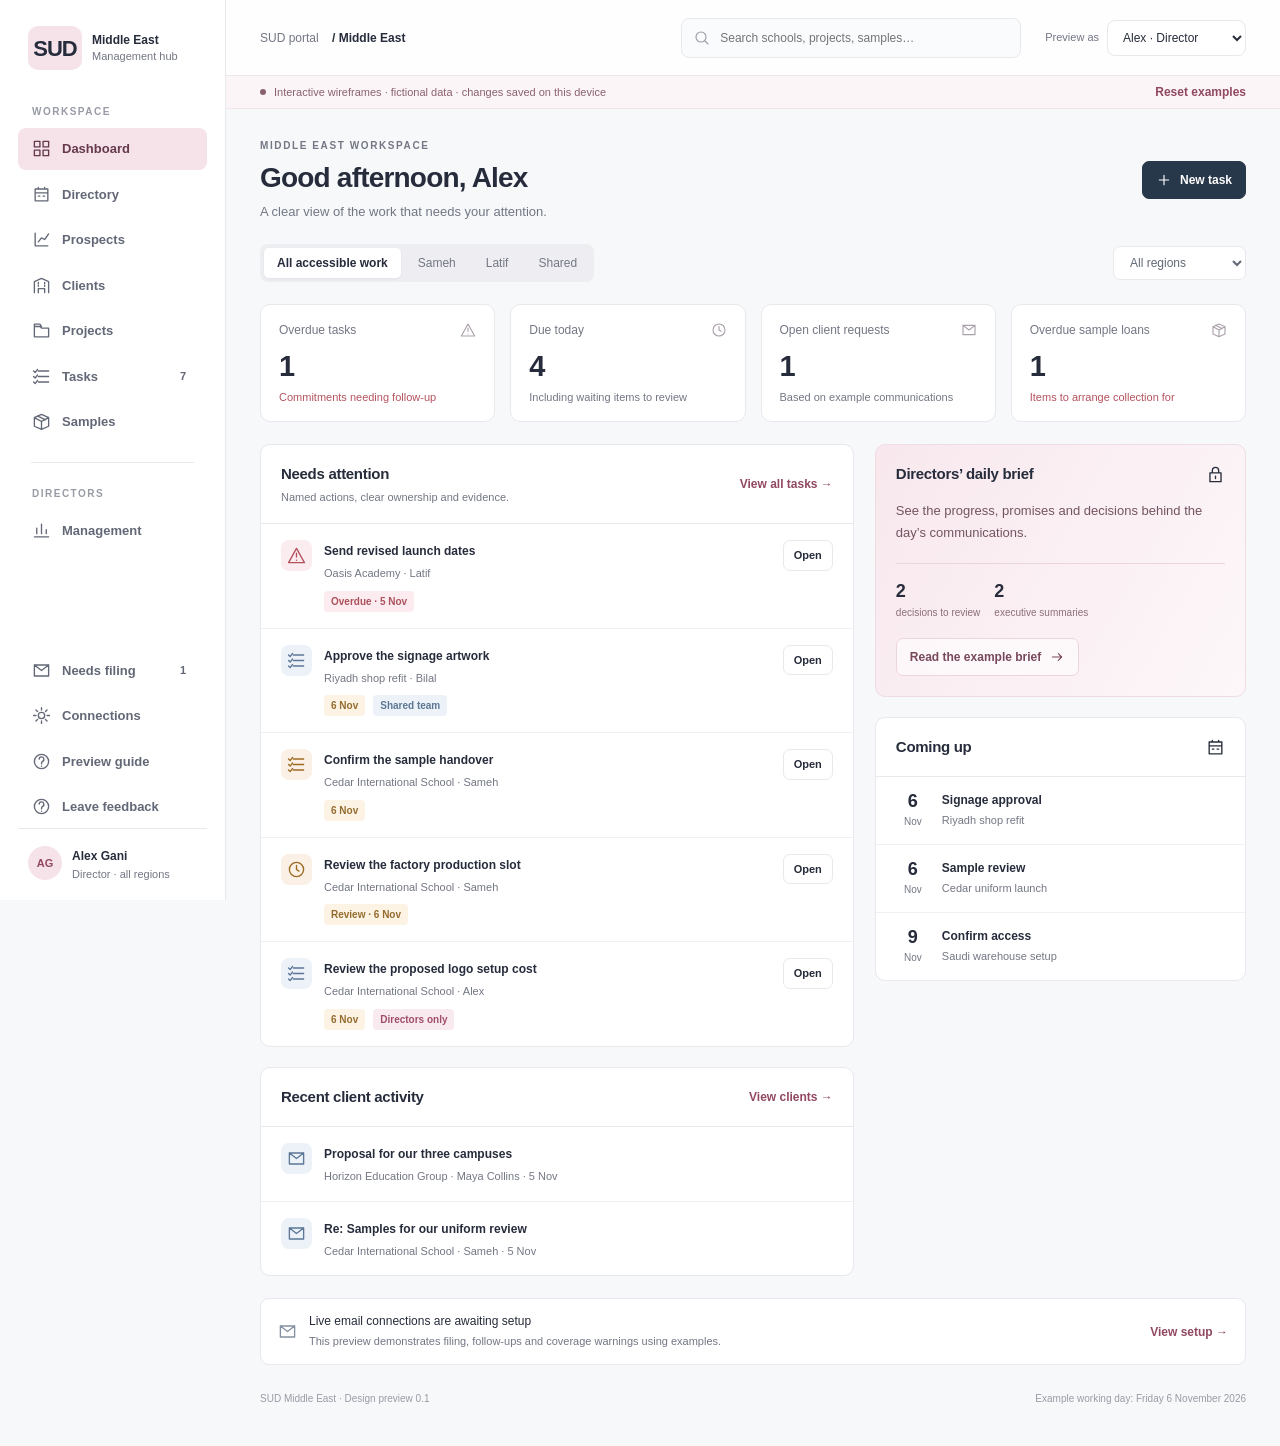
<file: index.html>
<!doctype html>
<html lang="en">
<head>
  <meta charset="utf-8"><meta name="viewport" content="width=device-width,initial-scale=1">
  <meta name="theme-color" content="#f8f5f5"><meta name="description" content="SUD Middle East Management Hub — interactive design preview with fictional data.">
  <title>SUD · Middle East Management Hub</title>
  <link rel="icon" href="data:image/svg+xml,%3Csvg xmlns='http://www.w3.org/2000/svg' viewBox='0 0 40 40'%3E%3Crect width='40' height='40' rx='10' fill='%23e9bac8'/%3E%3Ctext x='20' y='27' font-family='Arial' font-size='23' text-anchor='middle' fill='%232b2f3a'%3ES%3C/text%3E%3C/svg%3E">
  <link rel="stylesheet" href="styles.css">
</head>
<body>
  <a class="skip" href="#main">Skip to content</a>
  <div id="app"></div>
  <div id="overlay-root"></div>
  <div id="toast" role="status" aria-live="polite"></div>
  <noscript>This interactive preview requires JavaScript. It contains only fictional demonstration data.</noscript>
  <script type="module" src="app.mjs"></script>
</body>
</html>
</file>
<file: styles.css>
:root{--ink:#262c3b;--muted:#737784;--faint:#989ba5;--line:#e8e8ed;--paper:#fff;--canvas:#f7f8fa;--pink:#f5e3e9;--pink-ink:#914862;--rose:#c2748f;--green:#267e68;--amber:#9d6a23;--red:#b4525e;--navy:#28384b;--shadow:0 12px 45px #17233112}
*{box-sizing:border-box}body{margin:0;color:var(--ink);background:var(--canvas);font:14px/1.5 'Segoe UI',Arial,sans-serif}button,input,select,textarea{font:inherit}button,a,input,select,textarea{-webkit-tap-highlight-color:transparent}button{cursor:pointer}button:disabled{cursor:default;opacity:.5}button:focus-visible,a:focus-visible,input:focus-visible,select:focus-visible,textarea:focus-visible{outline:3px solid #c7799590;outline-offset:3px}a{color:inherit;text-decoration:none}button{color:inherit}h1,h2,h3,h4,p{margin:0}h1{font-size:28px;line-height:1.25;letter-spacing:-.8px;font-weight:650}h2{font-size:18px;letter-spacing:-.3px;font-weight:650}h3{font-size:15px;font-weight:650}small{font-size:12px}svg{display:block}.icon{width:19px;height:19px;flex-shrink:0;stroke:currentColor;fill:none;stroke-width:1.7;stroke-linecap:round;stroke-linejoin:round}.skip{position:fixed;top:-80px;left:20px;background:white;padding:12px;z-index:100}.skip:focus{top:10px}
.shell{min-height:100vh;display:grid;grid-template-columns:226px minmax(0,1fr)}.sidebar{height:100vh;position:sticky;top:0;background:#fff;border-right:1px solid var(--line);display:flex;flex-direction:column;padding:26px 18px 18px;z-index:20}.brand{display:flex;gap:10px;align-items:center;padding:0 10px 28px}.brand-mark{font-size:22px;font-weight:800;letter-spacing:-1px;background:var(--pink);border-radius:10px;width:54px;height:44px;display:grid;place-items:center}.brand-name{font-size:12px;line-height:1.4;font-weight:650}.brand-name span{display:block;font-weight:400;color:var(--muted);font-size:11px}.nav-title{color:var(--faint);font-size:10px;letter-spacing:1.5px;text-transform:uppercase;padding:6px 14px 9px;font-weight:700}.nav{display:flex;flex-direction:column;gap:4px}.nav a{display:flex;align-items:center;gap:11px;padding:11px 14px;color:#636877;border-radius:8px;font-weight:550;font-size:13px}.nav a:hover{background:#f7f7f9}.nav a.active{background:var(--pink);color:#66394c}.nav a .nav-count{margin-left:auto;background:#fff9;padding:0 7px;border-radius:4px;font-size:11px}.nav-divider{border-top:1px solid var(--line);margin:19px 13px 17px}.sidebar-bottom{margin-top:auto;padding-top:24px}.preview-info{margin:0 4px 14px;border:1px solid var(--line);border-radius:10px;padding:14px;font-size:11px;color:var(--muted)}.preview-info strong{color:var(--ink);display:block;font-size:12px;margin-bottom:5px}.profile{border-top:1px solid var(--line);padding:16px 10px 0;display:flex;align-items:center;gap:10px}.avatar{display:inline-grid;place-items:center;width:34px;height:34px;border-radius:50%;background:#eef0f4;color:#677187;font-size:11px;font-weight:650;flex-shrink:0}.avatar.rose{background:var(--pink);color:var(--pink-ink)}.profile .meta{font-size:11px;color:var(--muted)}.workspace{min-width:0}.topbar{height:76px;border-bottom:1px solid var(--line);background:#ffffffee;display:flex;align-items:center;padding:0 34px;gap:24px}.crumb{font-size:12px;color:var(--muted);white-space:nowrap}.crumb span{color:var(--ink);font-weight:600;margin-left:10px}.searchbox{position:relative;max-width:340px;flex:1;margin-left:auto}.searchbox .icon{position:absolute;left:13px;top:12px;color:var(--faint);width:16px;height:16px}.searchbox input{width:100%;padding:10px 13px 10px 38px;border:1px solid var(--line);border-radius:8px;background:#fafbfc;font-size:12px}.role-switch{display:flex;align-items:center;gap:8px}.role-switch label{color:var(--muted);font-size:11px}.role-switch select{border:1px solid var(--line);background:#fff;border-radius:8px;padding:9px 30px 9px 11px;font-size:12px;color:var(--ink)}.mobile-menu{display:none}.demo-strip{background:#fcf5f7;border-bottom:1px solid #f0e5e9;color:#8a6171;display:flex;align-items:center;justify-content:space-between;padding:7px 34px;font-size:11px;gap:12px}.demo-strip .demo-label{display:flex;gap:8px;align-items:center}.dot{display:inline-block;width:6px;height:6px;border-radius:50%;background:currentColor}.text-btn{border:0;background:none;padding:0;color:var(--pink-ink);font-size:12px;font-weight:600}.text-btn:hover{text-decoration:underline}.page{padding:29px 34px 40px;max-width:1650px;margin:auto}.page-head{display:flex;justify-content:space-between;align-items:center;gap:20px;margin-bottom:22px}.page-head p{color:var(--muted);margin-top:7px;font-size:13px}.eyebrow{color:var(--muted);font-size:10px;letter-spacing:1.6px;text-transform:uppercase;font-weight:700;margin-bottom:7px}.head-actions{display:flex;gap:9px;align-items:center;flex-shrink:0}.button{display:inline-flex;align-items:center;justify-content:center;gap:8px;border:1px solid var(--line);border-radius:7px;padding:9px 13px;background:#fff;font-size:12px;font-weight:600;min-height:38px;white-space:nowrap}.button:hover{background:#f5f5f8;border-color:#d8dae2}.button.primary{background:var(--navy);color:#fff;border-color:var(--navy)}.button.primary:hover{background:#17273b}.button.soft{background:var(--pink);color:#75475a;border-color:var(--pink)}.button.small{padding:6px 10px;min-height:30px;font-size:11px}.button.danger{color:var(--red)}.button .icon{width:16px;height:16px}.icon-button{border:1px solid var(--line);border-radius:7px;background:white;padding:8px;display:grid;place-items:center}.filters{display:flex;justify-content:space-between;align-items:center;gap:16px;margin-bottom:22px}.segments{display:flex;gap:4px;padding:4px;background:#eeeef2;border-radius:8px;max-width:100%;overflow:auto}.segments button{padding:6px 13px;background:none;border:0;border-radius:5px;white-space:nowrap;color:var(--muted);font-size:12px}.segments button.active{color:var(--ink);background:#fff;box-shadow:0 1px 3px #0000000d;font-weight:600}.filter-select{border:1px solid var(--line);background:#fff;border-radius:7px;padding:8px 30px 8px 12px;font-size:12px;color:#626977;max-width:100%}.filter-tools{display:flex;gap:9px;align-items:center}.muted{color:var(--muted)}.small-text{font-size:12px}.stats{display:grid;grid-template-columns:repeat(4,minmax(0,1fr));gap:15px;margin-bottom:22px}.stat{border:1px solid var(--line);background:#fff;border-radius:10px;padding:16px 18px;text-align:left;display:block}.stat:hover{border-color:#d4bac4}.stat .stat-label{font-size:12px;color:var(--muted);display:flex;justify-content:space-between;align-items:center;gap:8px}.stat .stat-label .icon{width:16px;height:16px;color:#aaa1aa}.stat .value{font-size:29px;font-weight:600;letter-spacing:-1px;line-height:1.25;margin-top:9px}.stat .caption{font-size:11px;color:var(--muted);margin-top:5px}.stat .caption.alert{color:var(--red)}.dashboard-grid{display:grid;grid-template-columns:minmax(0,1.6fr) minmax(260px,1fr);gap:21px}.stack{display:flex;flex-direction:column;gap:20px}.card{background:white;border:1px solid var(--line);border-radius:10px;overflow:hidden}.card-head{display:flex;align-items:center;justify-content:space-between;gap:16px;padding:18px 20px;border-bottom:1px solid var(--line)}.card-head h2{font-size:15px}.card-head p{font-size:11px;color:var(--muted);margin-top:3px}.card-body{padding:20px}.attention-row{padding:16px 20px;display:flex;gap:12px;border-bottom:1px solid #f0f0f4;align-items:flex-start}.attention-row:last-child{border-bottom:0}.attention-icon{width:31px;height:31px;background:#faf0e5;color:var(--amber);border-radius:8px;display:grid;place-items:center;flex-shrink:0}.attention-icon.rose{background:#faecef;color:var(--red)}.attention-icon.blue{background:#edf2f9;color:#5c7696}.attention-row .title{font-weight:600;font-size:13px}.attention-row .detail{font-size:11px;color:var(--muted);margin-top:4px}.attention-row .row-main{flex:1;min-width:0}.row-bottom{display:flex;align-items:center;gap:8px;margin-top:9px;flex-wrap:wrap}.row-end{display:flex;align-items:center;gap:8px}.tag{display:inline-flex;align-items:center;gap:5px;font-size:10px;font-weight:550;padding:3px 7px;border-radius:4px;background:#f2f3f6;color:#727789;white-space:nowrap}.tag.rose{color:#a04d68;background:#f9eaf0}.tag.red{color:#ac525e;background:#fcecef}.tag.amber{color:#956b2d;background:#fcf3e5}.tag.green{color:#337e6d;background:#eaf5f0}.tag.blue{color:#5b7694;background:#edf2f9}.tag.violet{color:#836c9d;background:#f1edf7}.tag .icon{height:11px;width:11px}.summary-card{background:linear-gradient(120deg,#f8e8ed,#fdf7f9);border-color:#efdce4}.summary-card .card-head{border:0;padding-bottom:0}.summary-card .card-body{padding-top:14px}.summary-card .intro{font-size:13px;line-height:1.7;color:#735462}.summary-card .button{margin-top:18px;background:#fff9;border-color:#edd5df;color:#78485c}.summary-mini{display:flex;gap:14px;border-top:1px solid #ead5df;margin-top:19px;padding-top:14px}.summary-mini strong{font-size:18px;font-weight:600}.summary-mini span{display:block;font-size:10px;color:#8c6e7b}.timeline-row{display:flex;gap:12px;padding:14px 20px;border-bottom:1px solid #f0f0f4}.timeline-row:last-child{border:0}.timeline-row .date-box{width:34px;flex-shrink:0;text-align:center;font-size:10px;color:var(--muted);line-height:1.2}.date-box strong{display:block;font-size:18px;font-weight:600;color:var(--ink);margin-bottom:3px}.timeline-row p{font-size:12px;font-weight:550}.timeline-row small{color:var(--muted);font-size:11px}.connection-strip{display:flex;gap:12px;align-items:center;border:1px solid var(--line);border-radius:9px;padding:13px 17px;margin-top:22px;background:#fff}.connection-strip .icon{color:#8590a1}.connection-strip p{font-size:12px}.connection-strip span{font-size:11px;color:var(--muted)}.connection-strip .text-btn{margin-left:auto;white-space:nowrap}.table-wrap{overflow:auto}.table{border-collapse:collapse;width:100%;font-size:12px}.table th{text-align:left;padding:12px 18px;color:var(--muted);font-size:10px;font-weight:600;background:#fcfcfd;border-bottom:1px solid var(--line);white-space:nowrap}.table td{padding:15px 18px;border-bottom:1px solid #eeeef2;vertical-align:middle}.table tr:last-child td{border-bottom:0}.table tbody tr:hover{background:#fdfafb}.entity{display:flex;gap:11px;align-items:center}.entity-icon{display:grid;place-items:center;width:38px;height:38px;border-radius:9px;background:#f3e8ec;color:#9e697d;font-size:11px;font-weight:650;flex-shrink:0}.entity-icon.blue{background:#e8edf5;color:#6b819e}.entity-icon.violet{background:#eee9f4;color:#8c74a0}.entity-icon.mint{background:#e9f1ed;color:#6c917e}.entity-icon.sand{background:#f7efdf;color:#a38a58}.entity-name{font-size:12px;font-weight:600;text-align:left;border:0;background:none;padding:0;line-height:1.4}.entity-name:hover{color:var(--pink-ink)}.entity-meta{font-size:11px;color:var(--muted);margin-top:4px}.table-footer{padding:13px 18px;font-size:11px;color:var(--muted);border-top:1px solid var(--line)}.empty{text-align:center;padding:45px 20px;color:var(--muted)}.empty .icon{width:30px;height:30px;margin:0 auto 12px;color:#b1a0aa}.empty h3{color:#515969;margin-bottom:5px}.empty p{font-size:12px;margin:0 auto 16px;max-width:400px}.list-search{border:1px solid var(--line);border-radius:7px;padding:9px 12px;font-size:12px;width:260px;max-width:100%;background:#fff}.board{display:grid;grid-template-columns:repeat(5,minmax(210px,1fr));gap:13px;overflow-x:auto;padding-bottom:10px}.board-column{background:#f0f1f5;border-radius:10px;min-height:330px;padding:13px}.board-title{display:flex;justify-content:space-between;align-items:center;padding:0 3px 13px;font-size:11px;font-weight:600}.board-count{background:white;padding:1px 6px;border-radius:4px;color:var(--muted)}.opportunity{background:white;border:1px solid var(--line);border-radius:8px;padding:15px;margin-bottom:11px;cursor:pointer;text-align:left;width:100%}.opportunity:hover{border-color:#cfaabb;transform:translateY(-1px)}.opportunity h3{font-size:12px;margin:10px 0 5px;line-height:1.5}.opportunity .scope{font-size:11px;color:var(--muted)}.opportunity .money{font-size:15px;font-weight:600;margin:17px 0 12px}.opportunity .next{border-top:1px solid var(--line);padding-top:12px;font-size:11px;color:var(--muted)}.opportunity .due{display:flex;justify-content:space-between;align-items:center;margin-top:12px}.project-grid{display:grid;grid-template-columns:repeat(3,minmax(0,1fr));gap:18px}.project-card{padding:22px}.project-card .project-top{display:flex;justify-content:space-between;margin-bottom:20px}.project-card h3{font-size:16px;margin-bottom:6px}.project-card p{font-size:12px;color:var(--muted);min-height:56px}.project-card .next-box{background:#f8f8fa;border-radius:7px;padding:12px;margin:18px 0}.next-box span{color:var(--muted);display:block;font-size:10px;margin-bottom:4px}.next-box strong{font-size:12px;font-weight:550}.project-card .footer{display:flex;justify-content:space-between;align-items:center;font-size:11px}.products{display:grid;grid-template-columns:repeat(4,minmax(0,1fr));gap:18px}.product-card{background:white;border:1px solid var(--line);border-radius:10px;overflow:hidden;text-align:left;padding:0;width:100%;cursor:pointer}.product-card:hover{border-color:#d1a9b9;box-shadow:0 5px 22px #33334408}.product-art{height:170px;background:radial-gradient(ellipse at 50% 40%,#fafbfc,#eef0f4);display:grid;place-items:center;position:relative}.garment{height:128px;width:132px;filter:drop-shadow(0 7px 6px #18243612)}.product-art .tag{position:absolute;left:13px;top:13px;background:#ffffffcf}.product-body{padding:16px}.product-ref{color:var(--muted);font-size:10px;letter-spacing:.6px}.product-body h3{font-size:13px;margin-top:5px}.product-body .variant{font-size:11px;color:var(--muted);margin:6px 0 15px}.product-stock{display:flex;justify-content:space-between;border-top:1px solid var(--line);padding-top:11px;font-size:11px}.product-stock strong{color:var(--green);font-weight:550}.product-stock span{color:var(--muted)}.loans-list{margin-top:23px}.page-tabs{display:flex;gap:20px;border-bottom:1px solid var(--line);margin-bottom:22px}.page-tabs button{border:0;background:none;color:var(--muted);padding:12px 1px;border-bottom:2px solid transparent;font-size:12px;font-weight:550}.page-tabs button.active{color:var(--pink-ink);border-color:var(--rose)}.coverage{display:flex;align-items:flex-start;gap:12px;background:#fcf6e9;border:1px solid #f1e8cf;border-radius:8px;padding:14px 17px;color:#8b6d38;font-size:12px;margin-bottom:22px}.coverage .icon{flex-shrink:0}.coverage small{display:block;font-size:11px;color:#9c835b;margin-top:3px}.management-grid{display:grid;grid-template-columns:1fr 1fr;gap:21px}.digest{padding:21px}.digest .person{display:flex;gap:12px;align-items:center;padding-bottom:19px;margin-bottom:16px;border-bottom:1px solid var(--line)}.digest-section{margin:18px 0}.digest-section h4{font-size:10px;font-weight:600;letter-spacing:.8px;text-transform:uppercase;color:var(--muted);margin-bottom:8px}.digest-section li{font-size:12px;line-height:1.7;margin-bottom:9px}.digest-section ul{padding-left:17px;margin:0}.evidence{color:var(--pink-ink);font-size:11px;border:0;background:none;padding:0;cursor:pointer}.digest-foot{font-size:10px;color:var(--muted);border-top:1px solid var(--line);padding-top:14px;margin-top:18px}.mailbox-status{color:var(--muted);font-size:11px}.settings-grid{display:grid;grid-template-columns:minmax(0,2fr) minmax(250px,1fr);gap:22px}.settings-aside{font-size:12px;color:var(--muted)}.settings-aside ol{padding-left:18px;margin:15px 0}.settings-aside li{margin-bottom:13px;line-height:1.7}.settings-aside h3{color:var(--ink);margin-bottom:10px}.queue-card{padding:20px;display:flex;gap:16px;align-items:flex-start;margin-bottom:13px}.queue-card .queue-body{flex:1}.queue-card h3{margin-bottom:6px}.queue-card p{font-size:12px;color:var(--muted);margin-top:10px}.back-link{border:0;background:none;color:var(--muted);display:flex;gap:7px;align-items:center;font-size:12px;padding:0;margin-bottom:18px}.record-header{display:flex;gap:16px;align-items:center}.record-header .entity-icon{width:57px;height:57px;font-size:16px}.record-header h1{font-size:25px}.record-meta{display:flex;gap:9px;align-items:center;flex-wrap:wrap;margin-top:9px;font-size:12px;color:var(--muted)}.record-grid{display:grid;grid-template-columns:minmax(0,1.8fr) minmax(260px,1fr);gap:21px}.record-next{padding:17px 20px;background:#faf2f5;border:1px solid #eedfe5;border-radius:9px;margin-bottom:20px;display:flex;justify-content:space-between;align-items:center;gap:15px}.record-next span{font-size:10px;color:#9e7788;text-transform:uppercase;letter-spacing:.6px}.record-next p{font-size:13px;font-weight:550;margin-top:4px}.activity-item{padding:19px 20px;display:flex;gap:13px;border-bottom:1px solid #f0f0f3}.activity-item:last-child{border:0}.activity-item .activity-icon{background:#f3f4f7;border-radius:50%;padding:8px;height:33px;width:33px;color:#7d8795}.activity-item .activity-icon .icon{height:17px;width:17px}.activity-item .activity-content{flex:1;min-width:0}.activity-meta{display:flex;justify-content:space-between;gap:12px;font-size:10px;color:var(--muted);margin-bottom:8px}.activity-item h3{font-size:13px;margin-bottom:7px}.activity-item p{color:#7c818e;font-size:12px;line-height:1.7;white-space:pre-line}.activity-item .actions{display:flex;gap:11px;align-items:center;flex-wrap:wrap;margin-top:12px}.detail-list{display:grid;gap:17px}.detail-list dt{font-size:10px;color:var(--muted);margin-bottom:4px}.detail-list dd{margin:0;font-size:12px}.detail-list .pair{display:flex;justify-content:space-between;gap:15px}.info-text{font-size:12px;color:var(--muted);line-height:1.8}.contact-card{display:flex;gap:13px;padding:21px;align-items:flex-start}.contact-card p{font-size:12px;color:var(--muted);margin-top:5px}.milestones{list-style:none;padding:0;margin:0}.milestones li{display:flex;align-items:center;gap:13px;padding:16px 20px;border-bottom:1px solid var(--line)}.milestones li:last-child{border:0}.milestones .step{width:25px;height:25px;border:1px solid #e3d7de;border-radius:50%;font-size:11px;color:var(--pink-ink);display:grid;place-items:center}.milestones .done{background:#edf5f0;color:var(--green);border-color:#d5e7dd}.milestones .step-content{flex:1}.milestones p{font-size:12px}.milestones small{color:var(--muted);font-size:11px}.note-box{border-left:3px solid #dfbdcd;background:#faf5f7;padding:14px 17px;font-size:12px;line-height:1.8;color:#795666;margin-bottom:18px}
.overlay{position:fixed;inset:0;background:#17233150;backdrop-filter:blur(2px);z-index:80;display:flex;justify-content:flex-end}.dialog{width:min(620px,100%);background:#fff;height:100%;display:flex;flex-direction:column;box-shadow:var(--shadow)}.dialog.wide{width:min(820px,100%)}.dialog-header{padding:23px 25px;border-bottom:1px solid var(--line);display:flex;align-items:center;justify-content:space-between;gap:20px}.dialog-header h2{font-size:19px}.dialog-header p{font-size:11px;color:var(--muted);margin-top:5px}.dialog-content{padding:24px 25px;overflow:auto;flex:1}.dialog-footer{padding:17px 25px;border-top:1px solid var(--line);display:flex;justify-content:flex-end;gap:9px;background:#fff}.form-grid{display:grid;grid-template-columns:1fr 1fr;gap:18px}.field{display:flex;flex-direction:column;gap:7px;margin-bottom:18px;min-width:0}.form-grid .field{margin:0}.field label,.field-label{font-size:12px;font-weight:550}.field input,.field select,.field textarea{border:1px solid #dedfe7;border-radius:7px;background:#fff;padding:10px 12px;width:100%;font-size:13px;color:var(--ink)}.field textarea{min-height:100px;resize:vertical}.field small{color:var(--muted);font-size:11px}.field.full{grid-column:1/-1}.form-error{padding:11px 13px;border-radius:7px;background:#fcecee;color:var(--red);font-size:12px;margin-bottom:16px}.check-row{display:flex;align-items:center;gap:12px;border:1px solid var(--line);border-radius:7px;padding:12px;margin-bottom:9px;font-size:12px;cursor:pointer}.check-row input{accent-color:var(--pink-ink);width:16px;height:16px}.check-row .check-content{flex:1}.check-row small{font-size:11px;color:var(--muted);display:block;margin-top:4px}.message-body{background:#fafbfc;border:1px solid var(--line);border-radius:8px;padding:20px;white-space:pre-line;font-size:13px;line-height:1.9;margin:19px 0}.message-details{display:grid;grid-template-columns:80px 1fr;gap:9px;font-size:12px}.message-details dt{color:var(--muted)}.message-details dd{margin:0}.product-detail-art{height:150px;border-radius:8px;background:#f4f5f7;display:grid;place-items:center;margin-bottom:20px}.product-detail-art .garment{height:130px}.unit-list{margin:17px 0}.unit-row{display:flex;justify-content:space-between;gap:12px;padding:13px 0;border-bottom:1px solid var(--line);font-size:12px}.unit-row small{display:block;font-size:11px;color:var(--muted);margin-top:4px}.unit-row:last-child{border:0}.safe-note{border:1px solid #ddd;padding:30px;color:#283344}.safe-note .letterhead{display:flex;justify-content:space-between;align-items:flex-start;padding-bottom:22px;border-bottom:2px solid #d6acbb}.letterhead .sud-word{font-size:30px;font-weight:800;letter-spacing:-1px}.letterhead p{font-size:11px;color:var(--muted)}.letterhead h3{font-size:14px;text-align:right}.note-addresses{display:grid;grid-template-columns:1fr 1fr;gap:20px;margin:24px 0;font-size:12px}.note-addresses small{display:block;color:var(--muted);margin-bottom:7px;font-size:10px}.safe-note .table th,.safe-note .table td{padding:10px 6px;font-size:10px}.safe-note .note-terms{font-size:10px;color:var(--muted);line-height:1.8;margin-top:24px}.help-steps{display:grid;gap:16px}.help-step{border:1px solid var(--line);border-radius:8px;padding:16px}.help-step h3{margin-bottom:6px}.help-step p{font-size:12px;color:var(--muted);margin-bottom:11px}.search-results{position:absolute;z-index:40;top:45px;left:0;right:0;background:white;border:1px solid var(--line);border-radius:8px;box-shadow:var(--shadow);overflow:hidden}.search-results a{display:block;padding:12px;border-bottom:1px solid var(--line);font-size:12px}.search-results a:hover{background:#fcf3f6}.search-results small{color:var(--muted);display:block;margin-top:4px}#toast{position:fixed;bottom:23px;left:50%;transform:translate(-50%,15px);background:#29384b;color:#fff;border-radius:9px;padding:13px 20px;font-size:12px;box-shadow:var(--shadow);z-index:150;opacity:0;pointer-events:none;transition:.2s;max-width:calc(100vw - 30px)}#toast.show{opacity:1;transform:translate(-50%,0)}.footer-note{font-size:10px;color:var(--faint);margin-top:26px;display:flex;justify-content:space-between;gap:10px}.mobile-dismiss{display:none}.form-section{margin-top:22px}.section-label{font-size:11px;color:var(--muted);text-transform:uppercase;letter-spacing:.8px;margin-bottom:12px}.task-check{border:1px solid #d4d8e1;border-radius:5px;width:19px;height:19px;display:grid;place-items:center;background:white;flex-shrink:0}.task-check:hover{border-color:var(--pink-ink);background:var(--pink)}.task-check.done{color:var(--green);background:#e9f5ed;border-color:#d6e6dc}.task-check .icon{height:12px;width:12px}.nowrap{white-space:nowrap}.spaced{margin-top:20px}.full-width{width:100%}.notice{padding:12px 15px;background:#f5f6f9;border-radius:7px;font-size:11px;color:var(--muted);line-height:1.7;margin:15px 0}.radio-options{display:flex;gap:10px;margin-bottom:20px;flex-wrap:wrap}.radio-options label{border:1px solid var(--line);padding:10px 12px;border-radius:7px;font-size:12px;display:flex;gap:8px;align-items:center}.radio-options input{accent-color:var(--pink-ink)}
@media(min-width:1500px){.page{padding-left:45px;padding-right:45px}.topbar,.demo-strip{padding-left:45px;padding-right:45px}.product-art{height:200px}.garment{height:150px}}
@media(max-width:1150px){.shell{grid-template-columns:195px minmax(0,1fr)}.sidebar{padding:22px 12px 16px}.page{padding:25px 24px}.topbar{padding:0 24px;gap:14px}.demo-strip{padding-left:24px;padding-right:24px}.crumb{display:none}.products{grid-template-columns:repeat(2,minmax(0,1fr))}.project-grid{grid-template-columns:repeat(2,minmax(0,1fr))}.dashboard-grid{grid-template-columns:minmax(0,1.4fr) minmax(240px,1fr)}.stats{gap:10px}.stat{padding:14px}.record-grid{grid-template-columns:minmax(0,1.5fr) minmax(220px,1fr)}}
@media(max-width:900px){.dashboard-grid,.record-grid,.settings-grid{grid-template-columns:1fr}.management-grid{grid-template-columns:1fr}.role-switch label{display:none}.page-head{align-items:flex-start}.head-actions{flex-wrap:wrap}.stats{grid-template-columns:repeat(2,minmax(0,1fr))}.project-grid{grid-template-columns:1fr}.filter-tools{flex-wrap:wrap}.filters{align-items:flex-start;flex-wrap:wrap}.table th,.table td{padding:12px}.attention-row{padding:15px}.summary-card .intro{max-width:600px}.summary-mini{max-width:400px;gap:32px}}
@media(max-width:650px){.shell{display:block}.sidebar{position:fixed;left:-260px;width:235px;transition:left .2s;box-shadow:var(--shadow);z-index:60}.sidebar.open{left:0}.sidebar.open+.mobile-dismiss{display:block;position:fixed;inset:0;background:#16243666;z-index:50}.topbar{height:64px;padding:0 16px;gap:10px}.mobile-menu{display:grid;border:0;background:none;padding:6px}.searchbox{max-width:none;min-width:60px}.searchbox input{font-size:11px}.role-switch select{max-width:95px;font-size:11px;padding:8px 18px 8px 8px}.demo-strip{padding:8px 17px;font-size:10px;align-items:flex-start}.demo-label{max-width:70%}.page{padding:24px 17px 35px}.page-head{display:block;margin-bottom:20px}.page-head h1{font-size:25px}.head-actions{margin-top:15px}.head-actions .button{font-size:11px}.stats{gap:10px;margin-bottom:18px}.stat .value{font-size:26px}.stat .stat-label{font-size:11px}.stat .caption{font-size:10px}.dashboard-grid{gap:18px}.card-head{padding:16px}.card-body{padding:17px}.attention-row .row-end{display:none}.connection-strip{align-items:flex-start;padding:13px}.connection-strip .text-btn{font-size:10px}.products{gap:11px}.product-art{height:145px}.garment{width:110px;height:112px}.product-body{padding:12px}.product-body h3{font-size:12px}.product-body .variant{font-size:10px}.product-stock{font-size:10px;display:block}.product-stock span{display:block;margin-top:4px}.product-art .tag{font-size:9px;left:8px;top:8px}.record-header h1{font-size:22px}.record-header .entity-icon{display:none}.page-tabs{gap:17px;overflow-x:auto}.page-tabs button{white-space:nowrap}.record-next{align-items:flex-start;flex-direction:column}.dialog-header{padding:18px}.dialog-content{padding:20px 18px}.dialog-footer{padding:15px 18px}.form-grid{grid-template-columns:1fr}.dialog-header h2{font-size:18px}.safe-note{padding:16px}.safe-note .table{min-width:440px}.safe-note{overflow:auto}.note-addresses{grid-template-columns:1fr}.list-search{width:100%}.filter-tools{width:100%}.filter-tools select{flex:1}.footer-note{display:block;line-height:1.8}.row-end .button{padding:6px}.coverage{font-size:11px}.queue-card{flex-wrap:wrap}.queue-card .button{margin-left:47px}.record-meta{font-size:11px}.table{min-width:610px}.unit-list .unit-row{font-size:11px}}
@media print{body{background:white}#app,#toast,.dialog-header,.dialog-footer,.dialog-content>.notice{display:none!important}.overlay,.dialog,.dialog-content{position:static;height:auto;width:100%;max-width:none;overflow:visible;background:#fff;box-shadow:none;padding:0;display:block}.safe-note{border:0;padding:10px;overflow:visible}.safe-note .table{min-width:0}.note-addresses{grid-template-columns:1fr 1fr}button{display:none!important}}
</file>
